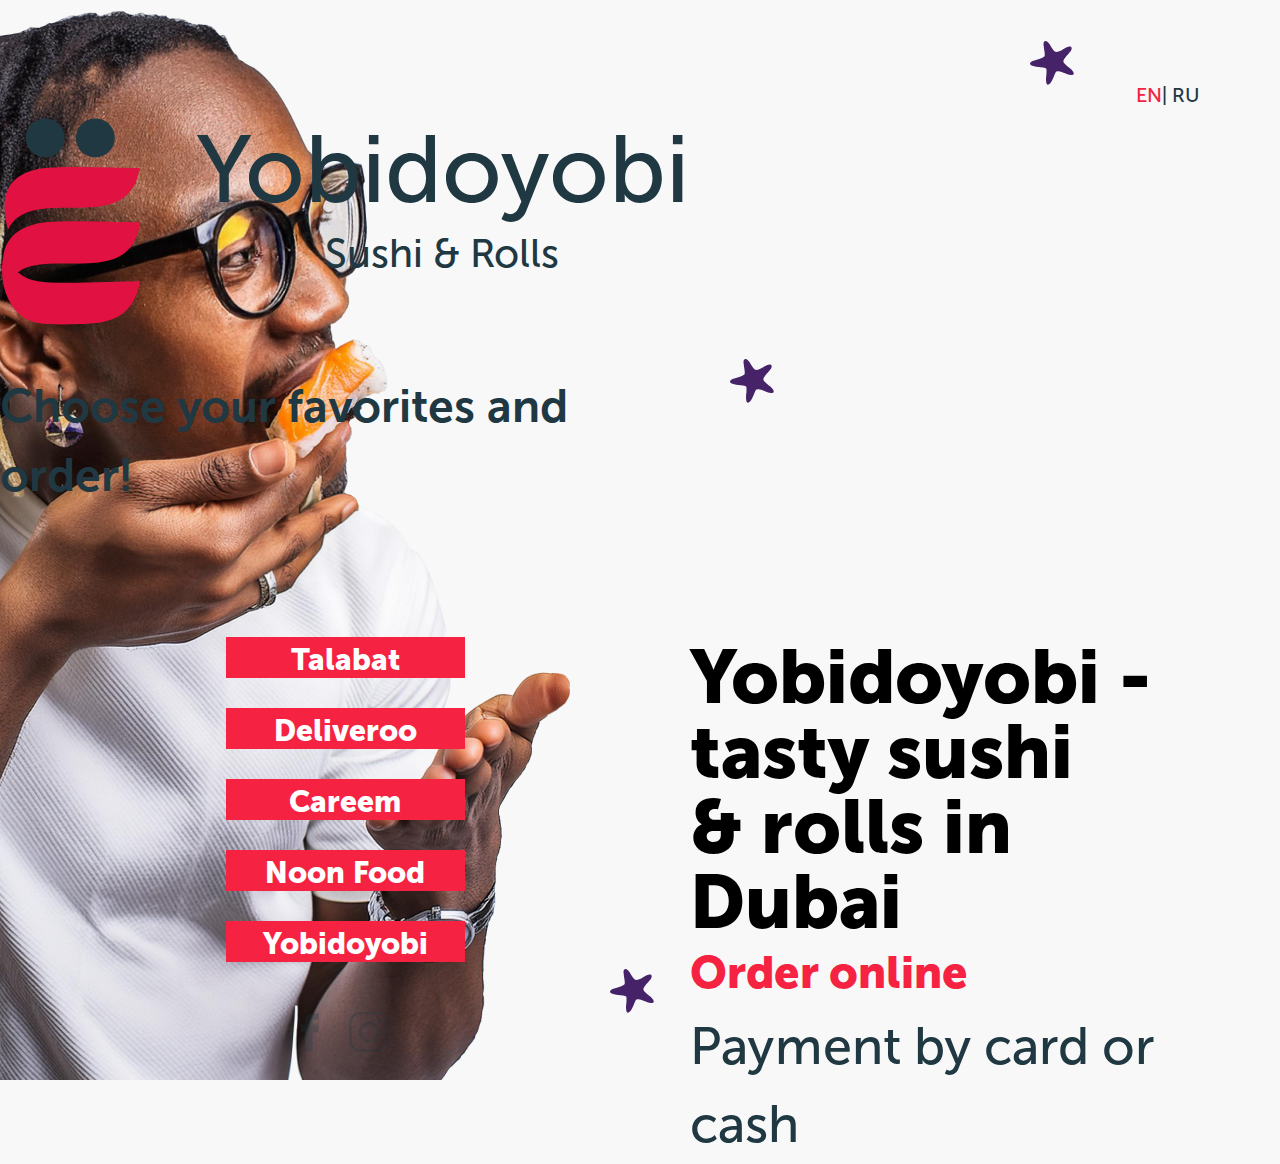
<file: index.html>
<!DOCTYPE html>
<html lang="en">
  <head>
    <meta charset="UTF-8" />
    <meta name="viewport" content="width=device-width, initial-scale=1.0" />
    <title>Yobi</title>
    <link rel="stylesheet" href="css/main.css" />
  </head>
  <body>
    <!DOCTYPE html>
    <html lang="en">
      <head>
        <meta charset="UTF-8" />
        <meta name="viewport" content="width=device-width, initial-scale=1.0" />
        <title>Моя страница</title>
      </head>
      <body>
        <div class="container">
          <div class="section">
            <div class="star" style="position: relative">
              <img class="star_1" src="/img/star.svg" alt="" />
              <img class="star_2" src="/img/star.svg" alt="" />
              <img class="star_3" src="/img/star.svg" alt="" />
              <img class="star_4" src="/img/star.svg" alt="" />
            </div>
            <img class="man-rolls" src="/img/man-rolls.png" alt="Изображение"
            style= />
          </div>
          <div class="section-center">
            <div class="block">
              <div class="lang-mobile">
                <p style="color: #f52341">EN</p>
                <p><a href="/index_ru.html">| RU</a></p>
              </div>
              <div class="logo">
                <img
                  class="logo_g"
                  src="/img/logo.svg"
                  alt=""
                  width="139.31"
                  height="207"
                />
                <div class="title-logo">
                  <h1 class="text1-logo">Yobidoyobi</h1>
                  <p class="text1-desk">Sushi & Rolls</p>
                </div>
              </div>
              <p class="text-desk2">Choose your favorites and order!</p>
              <div
                class="buttons"
                style="
                  display: grid;
                  align-content: center;
                  justify-content: center;
                  justify-items: center;
                "
              >
                <button>
                  <a
                    href="https://www.talabat.com/uae/restaurant/702246/yobidoyobi-sushi-rolls?aid=1252"
                  >
                    Talabat</a
                  >
                </button>
                <button>
                  <a
                    href="https://deliveroo.ae/menu/dubai/dubai-business-bay/yobidoyobi-business-bay"
                    >Deliveroo</a
                  >
                </button>
                <button>
                  <a href="https://careem.me/YobidoyobiSushi">Careem</a>
                </button>
                <button>
                  <a href="https://food.noon.com/outlet/YBDYBRH67F/">
                    Noon Food</a
                  >
                </button>
                <button>Yobidoyobi</button>

                <div class="social">
                  <img
                    src="/img/facebook.svg"
                    alt=""
                    style="padding-right: 30px"
                  />
                  <img src="/img/inst.svg" alt="" />
                </div>
              </div>
            </div>
          </div>
          <div class="section-order">
            <div class="lang-desk">
              <p style="color: #f52341">EN</p>
              <p><a href="/index_ru.html">| RU</a></p>
            </div>
            <div class="block-text">
              <p class="section-title">
                Yobidoyobi - <br />tasty sushi <br />& rolls in Dubai
              </p>
              <p class="section-description-color">Order online</p>
              <p class="section-description">Payment by card or cash</p>
            </div>
          </div>
        </div>
      </body>
    </html>
  </body>
</html>
</file>
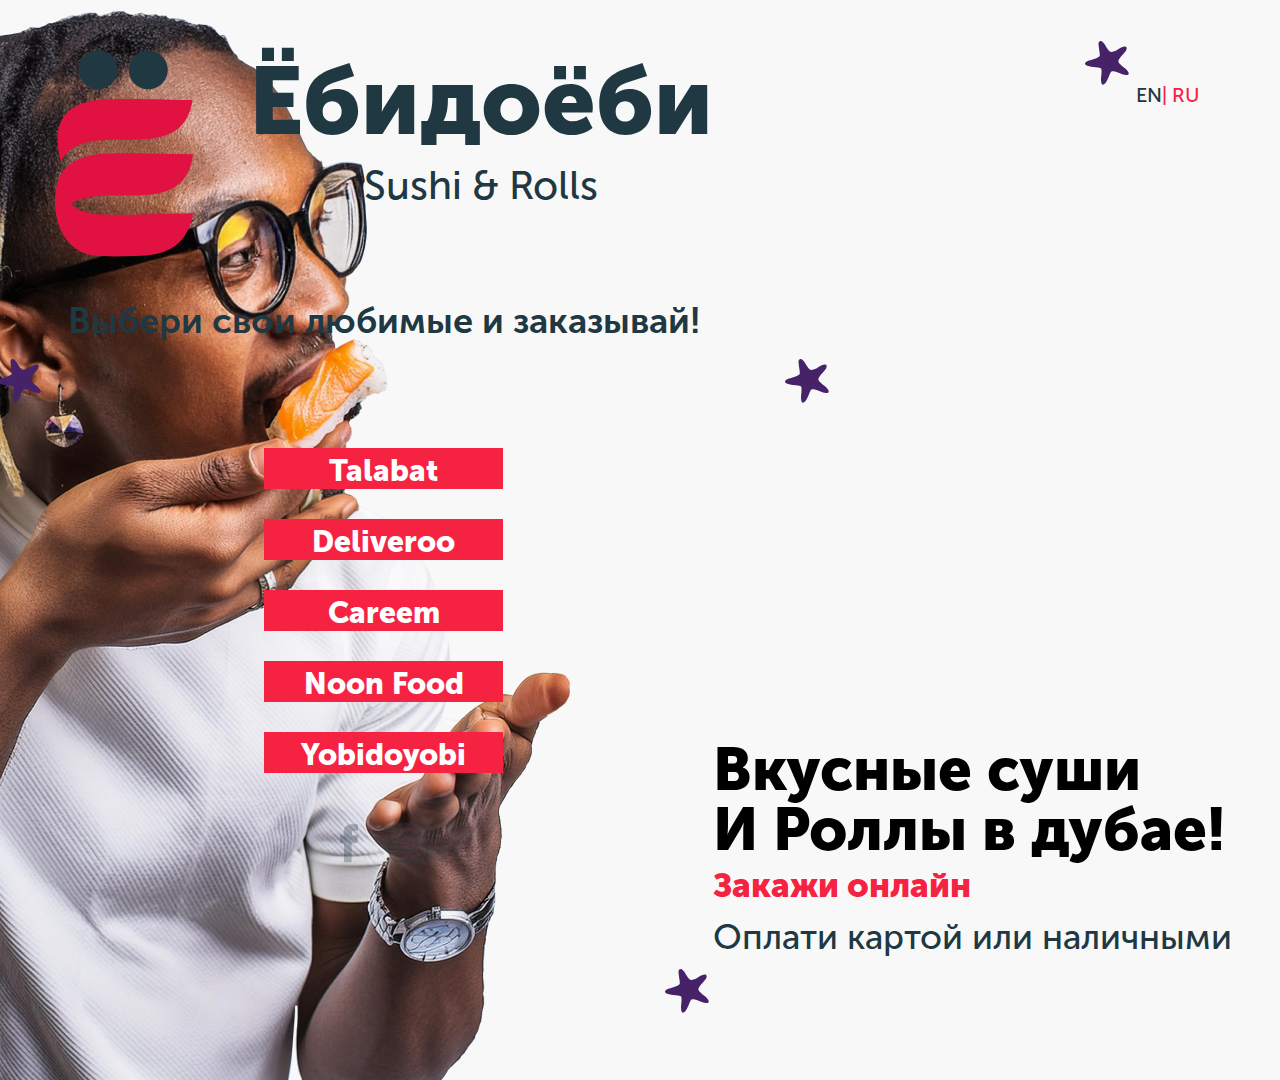
<file: index_ru.html>
<!DOCTYPE html>
<html lang="en">
  <head>
    <meta charset="UTF-8" />
    <meta name="viewport" content="width=device-width, initial-scale=1.0" />
    <title>Yobi</title>
    <link rel="stylesheet" href="css/main.css" />
  </head>
  <body>
    <!DOCTYPE html>
    <html lang="en">
      <head>
        <meta charset="UTF-8" />
        <meta name="viewport" content="width=device-width, initial-scale=1.0" />
        <title>Моя страница</title>
      </head>
      <body>
        <div class="container">
          <div class="section_ru">
            <div class="star" style="position: relative">
              <img class="star_1" src="/img/star.svg" alt="" />
              <img class="star_2" src="/img/star.svg" alt="" />
              <img class="star_3" src="/img/star.svg" alt="" />
              <img class="star_4" src="/img/star.svg" alt="" />
            </div>
            <img class="man-rolls" src="/img/man-rolls.png" alt="Изображение"
            style= />
          </div>
          <div class="section-center-ru">
            <div class="block">
              <div class="lang-mobile">
                <p><a href="/index.html">EN</a></p>
                <p style="color: #f52341">| RU</p>
              </div>
              <div class="logo">
                <img
                  class="logo_g"
                  src="/img/logo.svg"
                  alt=""
                  width="139.31"
                  height="207"
                />
                <div class="title-logo-ru">
                  <h1 class="text1-logo-ru">Ёбидоёби</h1>
                  <p class="text1-desk">Sushi & Rolls</p>
                </div>
              </div>
              <p class="text-desk2-ru">Выбери свои любимые и заказывай!</p>
              <div
                class="buttons"
                style="
                  display: grid;
                  align-content: center;
                  justify-content: center;
                  justify-items: center;
                "
              >
                <button>
                  <a
                    href="https://www.talabat.com/uae/restaurant/702246/yobidoyobi-sushi-rolls?aid=1252"
                  >
                    Talabat</a
                  >
                </button>
                <button>
                  <a
                    href="https://deliveroo.ae/menu/dubai/dubai-business-bay/yobidoyobi-business-bay"
                    >Deliveroo</a
                  >
                </button>
                <button>
                  <a href="https://careem.me/YobidoyobiSushi">Careem</a>
                </button>
                <button>
                  <a href="https://food.noon.com/outlet/YBDYBRH67F/">
                    Noon Food</a
                  >
                </button>
                <button>Yobidoyobi</button>

                <div class="social">
                  <img
                    src="/img/facebook.svg"
                    alt=""
                    style="padding-right: 30px"
                  />
                  <img src="/img/inst.svg" alt="" />
                </div>
              </div>
            </div>
          </div>
          <div class="section-order">
            <div class="lang-desk">
              <p><a href="/index.html">EN</a></p>
              <p style="color: #f52341">| RU</p>
            </div>
            <div class="block-text-ru">
              <p class="section-title-ru">
                Вкусные суши <br />И Роллы в дубае!
              </p>
              <p class="section-description-color-ru">Закажи онлайн</p>
              <p class="section-description-ru">Оплати картой или наличными</p>
            </div>
          </div>
        </div>
      </body>
    </html>
  </body>
</html>
</file>
<file: css/main.css>
@font-face {
  font-weight: 100; /* Соответствует значению normal */
  font-family: MuseoSans;
  src: url("../fonts/MuseoSansCyrl_100.otf");
}

@font-face {
  font-weight: 300; /* Соответствует значению bold */
  font-family: MuseoSans;
  src: url("../fonts/MuseoSansCyrl_300.otf");
}

@font-face {
  font-weight: 500;
  font-family: MuseoSans;
  src: url("../fonts/MuseoSansCyrl_500.otf");
}

@font-face {
  font-weight: 700;
  font-family: MuseoSans;
  src: url("../fonts/MuseoSansCyrl_700.otf");
}

@font-face {
  font-weight: 900;
  font-family: MuseoSans;
  src: url("../fonts/MuseoSansCyrl_900.otf");
}

body {
  position: relative;
  font-family: "Museo Sans Cyrl", sans-serif;
}

h1 {
  font-weight: 900;
}

i {
  font-weight: 100;
}

/* Box sizing rules */
*,
*::before,
*::after {
  box-sizing: border-box;
}

/* Prevent font size inflation */
html {
  -moz-text-size-adjust: none;
  -webkit-text-size-adjust: none;
  text-size-adjust: none;
}

/* Remove default margin in favour of better control in authored CSS */
body,
h1,
h2,
h3,
h4,
p,
figure,
blockquote,
dl,
dd {
  margin: 0;
  color: #203842;
}

/* Remove list styles on ul, ol elements with a list role, which suggests default styling will be removed */
ul[role="list"],
ol[role="list"] {
  list-style: none;
}

/* Set core body defaults */
body {
  line-height: 1.5;
}

/* Set shorter line heights on headings and interactive elements */
h1,
h2,
h3,
h4,
button,
input,
label {
  line-height: 1.1;
}

/* Balance text wrapping on headings */
h1,
h2,
h3,
h4 {
  text-wrap: balance;
}

/* A elements that don't have a class get default styles */
a:not([class]) {
  text-decoration-skip-ink: auto;
  color: currentColor;
  text-decoration: none;
}

/* Make images easier to work with */
img,
picture {
}

/* Inherit fonts for inputs and buttons */
input,
textarea,
select {
  font: inherit;
}

/* Make sure textarea without a rows attribute are not tiny */
textarea:not([rows]) {
  min-height: 10em;
}

/* Anything that has been anchored to should have extra scroll margin */
:target {
  scroll-margin-block: 5ex;
}

body {
  background-color: #f8f8f8;
  margin: 0;
  padding: 0;
  font-family: "MuseoSans", Arial, sans-serif;
}
.container {
  max-width: auto;
  max-height: 100%;
  padding: 0;
  display: flex;
}
.section {
  max-width: 620px;
  flex: 1;
  border-radius: 10px;
}

.section_ru {
  flex: 1;
  border-radius: 10px;
  max-width: 620px;
}

.section-center {
  padding-top: 118px;
}

.section-center-ru {
  padding-top: 50px;
}

.title-logo {
  padding-left: 55px;
  display: flex;
  flex-direction: column;
  align-items: center;
}

.title-logo-ru {
  padding-left: 55px;
  display: flex;
  flex-direction: column;
  align-items: center;
}

.text1-logo {
  font-size: 95px;
  font-weight: 500;
}

.text1-logo-ru {
  font-size: 95px;
  font-weight: 900;
}

.text1-desk {
  font-size: 40px;
}

.social {
  display: flex;
  justify-content: center;
  align-items: center;
  margin-top: 20px;
}
.social a {
  margin: 0 10px;
}
.block {
  display: flex;
  flex-direction: column;
  align-items: center;
  justify-content: center;
  width: 100%;
}

.text-desk2 {
  font-size: 46px;
  padding-bottom: 107px;
  padding-top: 47px;
  font-weight: 700;
}

.text-desk2-ru {
  padding-top: 37px;
  padding-bottom: 80px;
  font-size: 36px;
  font-weight: 700;
}

.section-description-ru {
  font-size: 35px;
}

.block-text {
  padding-right: 10px;
  padding-top: 450px;
  display: flex;
  flex-direction: column;
  align-items: flex-start;
  justify-content: center;
}

.block-text-ru {
  padding-right: 10px;
  padding-top: 550px;
  display: flex;
  flex-direction: column;
  align-items: flex-start;
  justify-content: center;
}
.buttons {
  margin-top: 20px;
}

.img {
  width: auto;
}

.man-rolls {
  z-index: -1;
  position: absolute;
}

.logo {
  display: flex;
}

button {
  border: 0px;
  color: #fff;
  margin-bottom: 30px;
  height: 41px;
  font: inherit;
  background-color: #f52341;
  width: 239px;
  font-weight: 900;
  font-size: 30px;
}

.lang-desk {
  padding: 80px;
  display: flex;
  justify-content: flex-end;
  font-size: 20px;
}

.section-title {
  padding-right: 45px;
  font-size: 75px;
  font-weight: 900;
  color: #000;
  line-height: 100%;
}

.section-title-ru {
  padding-right: 45px;
  font-size: 60px;
  font-weight: 900;
  color: #000;
  line-height: 100%;
}

.section-description-color {
  font-size: 45px;
  font-weight: 900;
  color: #f52341;
}

.section-description-color-ru {
  font-size: 34px;
  font-weight: 900;
  color: #f52341;
}

.section-description {
  font-size: 52px;
}

.lang-mobile {
  display: none;
}

.star_1 {
  position: absolute;
  right: -1074px;
  top: 41px;
}

.star_2 {
  position: absolute;
  right: 14px;
  top: 359px;
}

.star_3 {
  position: absolute;
  right: -654px;
  top: 969px;
}

.star_4 {
  position: absolute;
  right: -774px;
  top: 359px;
}

@media only screen and (max-width: 576px) {
  .container {
    width: 90%; /* Ширина контейнера будет составлять 90% ширины экрана */
    margin: 0 auto;
    padding-right: 10px;
    display: flex;
    width: max-content;
    flex-direction: column;
  }

  .logo_g {
    height: 150px;
  }

  .title-logo {
    padding-left: 10px;
  }

  .block {
    padding-left: 20px;
    display: flex;
    flex-direction: column;
    align-items: flex-start;
    justify-content: center;
    width: 100%;
  }

  .section-title {
    font-size: 30px;
    font-weight: 900;
    color: #000;
    line-height: 100%;
  }

  .section-title-ru {
    font-size: 28px;
    font-weight: 900;
    color: #000;
    line-height: 100%;
  }

  .section-center {
    padding-top: 50px;
  }

  .section-description-color {
    font-size: 18px;
    font-weight: 900;
    color: #f52341;
    padding-left: 126px;
  }

  .section-description-color-ru {
    font-size: 18px;
    font-weight: 900;
    color: #f52341;
  }

  .section-description {
    font-size: 22px;
  }

  .section-description-ru {
    font-size: 16px;
  }

  .block-text {
    padding-top: 1px;
    display: flex;
    align-items: flex-start;
    margin-left: 15px;
    margin-top: 190px;
  }

  .block-text-ru {
    padding-top: 1px;
    display: flex;
    align-items: flex-start;
    margin-left: 15px;
    margin-top: 190px;
  }

  .text1-logo {
    font-size: 70px;
  }

  .title-logo-ru {
    padding-left: 20px;
    display: flex;
    flex-direction: column;
    align-items: center;
  }

  .text1-logo-ru {
    font-size: 60px;
  }

  .man-rolls {
    margin-top: 531px;
    margin-left: 179px;
    height: 680px;
    transform: scale(-1, 1);
  }

  .text-desk2 {
    padding-left: 22px;
    font-size: 28px;
    margin-top: 20px;
    padding-bottom: 50px;
  }

  .text-desk2-ru {
    padding-left: 22px;
    font-size: 28px;
    margin-top: 20px;
    padding-bottom: 50px;
  }

  .lang-desk {
    display: none;
  }

  .lang-mobile {
    align-self: end;
    display: flex;
  }

  .star_1 {
    position: absolute;
    right: 244px;
    top: 11px;
    width: 22px;
  }

  .star_2 {
    position: absolute;
    right: 92px;
    top: 404px;
    width: 22px;
  }

  .star_3 {
    width: 22px;
    position: absolute;
    right: 314px;
    top: 840px;
  }

  .star_4 {
    position: absolute;
    right: 488px;
    top: 832px;
    width: 22px;
  }
}

@media only screen and (max-width: 430px) {
  body {
    zoom: 0.7; /* Измените это значение по вашему усмотрению */
    /* или */
  }
}
</file>
